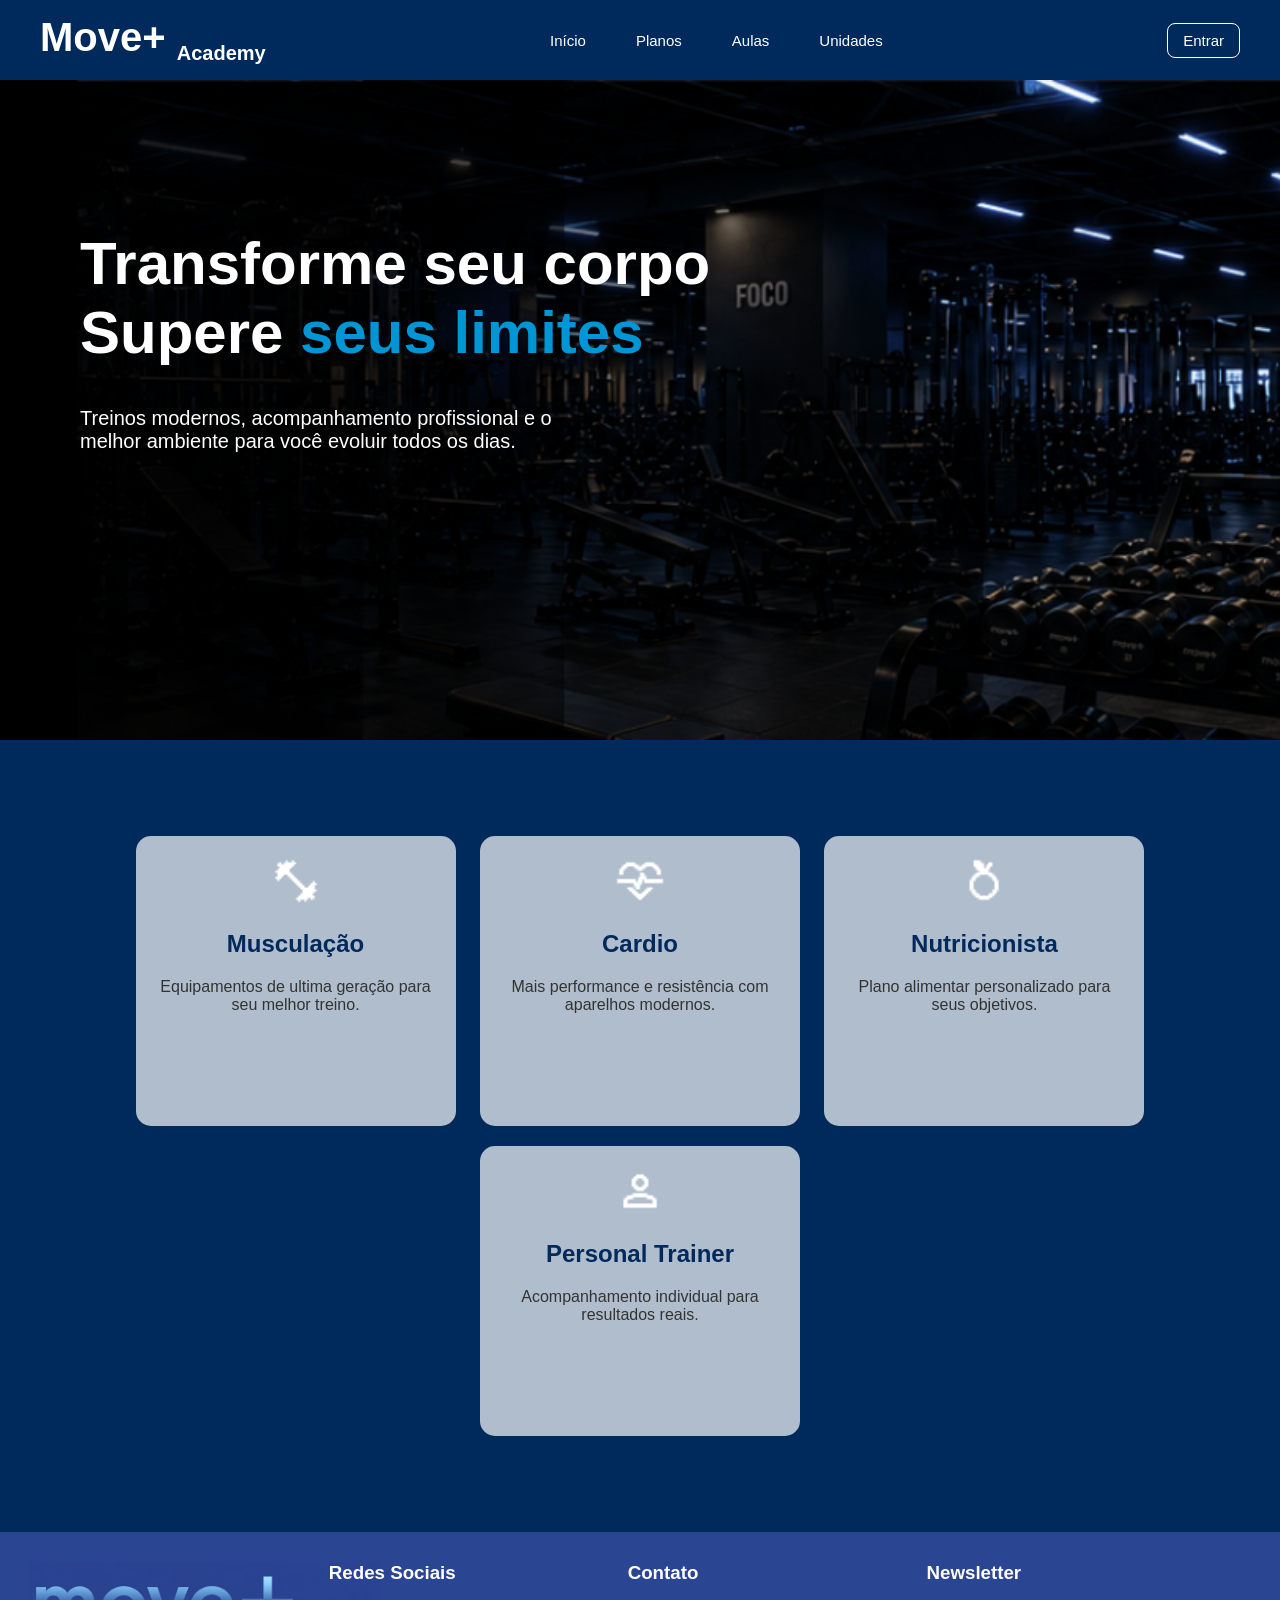
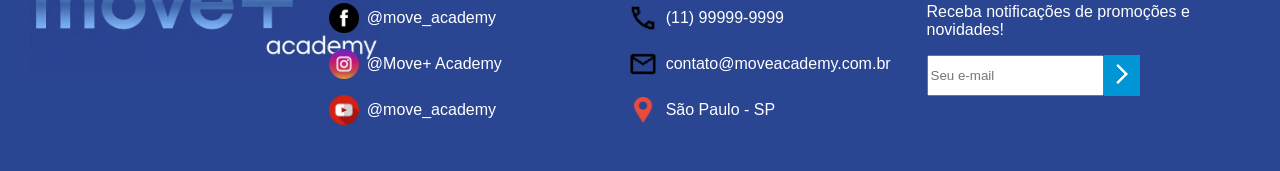
<file: index.html>
<!DOCTYPE html>
<html lang="pt-br">

<head>
    <meta charset="UTF-8">
    <meta name="viewport" content="width=device-width, initial-scale=1.0">
    <meta name="description" content="Conheça a Move+ Academy! Uma academia completa com infraestrutura moderna, treinos personalizados e professores prontos para acelerar os seus resultados. Na Move+ Academy você encontra o equilíbrio perfeito entre saúde e alta performance. Treinos inteligentes, modalidades variadas e uma comunidade ativa. Comece hoje!">
    <title>Página Inicial</title>
    <link rel="icon" type="image/png" sizes="32x32" href="img\+.png">
    <link rel="stylesheet" href="css/style.css">
    <link rel="manifest" href="./manifest.json">
    <meta name="theme-color" content="#00295C">
</head>

<body>

    <header>


        <div class="logo">
            Move+ <sub>Academy</sub>
        </div>


        <div class="Paginas">
            <a href="index.html">Início</a>
            <a href="planos.html">Planos</a>
            <a href="aulas.html">Aulas</a>
            <a href="unidades.html">Unidades</a>
        </div>


        <div class="Entrar">
            <a href="Tela_login.html">Entrar</a>
        </div>

    </header>
    <div class="painelPrincipal">
        <h1><br>
            Transforme seu corpo<br>
            Supere <strong>seus limites</strong>
        </h1>

        <p>
            Treinos modernos, acompanhamento profissional
            e o melhor ambiente para você evoluir todos os dias.
        </p>
    </div>
    <br><br>
    <div class="Conjunto_recursos">

        <div class="recursos">

            <img src="img/Peso.png" style="width: 50px;">
            <h2>Musculação</h2>
            <p>Equipamentos de ultima geração para seu melhor treino.</p>

        </div>

        <div class="recursos">

            <img src="img/Cardiopng.png" style="width: 50px;">
            <h2>Cardio</h2>
            <p>Mais performance e resistência com aparelhos modernos.</p>

        </div>

        <div class="recursos">

            <img src="img/Nutri.png" style="width: 50px;">
            <h2>Nutricionista</h2>
            <p>Plano alimentar personalizado para seus objetivos.</p>

        </div>

        <div class="recursos">

            <img src="img/Person.png" style="width: 50px;">
            <h2>Personal Trainer</h2>
            <p>Acompanhamento individual para resultados reais.</p>

        </div>
    </div>

    <br><br>

    <footer>

        <div class="coluna">
            <img src="img/move+ academy.png" width="350">
        </div>

        <div class="coluna">
            <h3>Redes Sociais</h3>
            <p><img src="img/facebook.png"> @move_academy</p>
            <p><img src="img/instagram.png"> @Move+ Academy</p>
            <p><img src="img/youtube.png"> @move_academy</p>
        </div>

        <div class="coluna">
            <h3>Contato</h3>
            <p><img src="img/telefone.png">(11) 99999-9999</p>
            <p><img src="img/email.png">contato@moveacademy.com.br</p>
            <p><img src="img/pino_de_localizacao.png">São Paulo - SP</p>
        </div>

        <div class="coluna">
            <h3>Newsletter</h3>

            <p>Receba notificações de promoções e novidades!</p>

            <div class="newsletter">
                <input class="email" type="email" id="emailNewsletter" placeholder="Seu e-mail">
                <button class="Enviar" id="btnNewsletter">
                    <img src="img/Seta_direita.png">
                </button>
            </div>

    </footer>

    <script src="js/script.js"></script>
    <script>
      if (typeof navigator.serviceWorker !== 'undefined') {
        navigator.serviceWorker.register('sw.js')
      }
    </script>

</body>

</html>
</file>
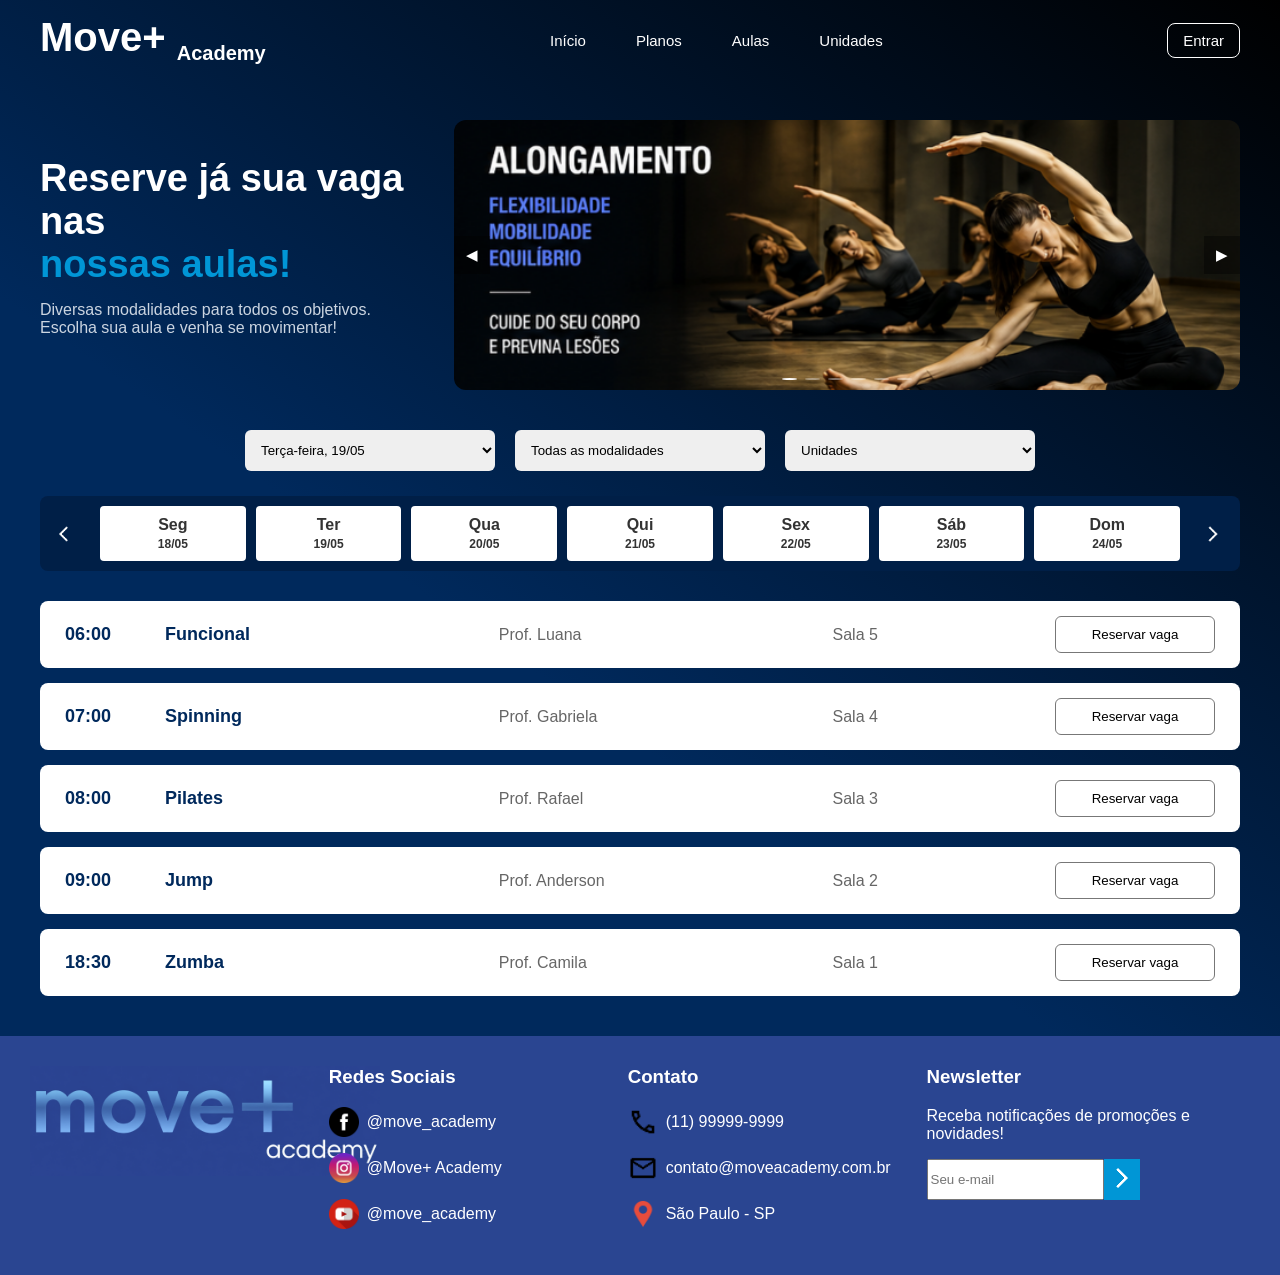
<file: aulas.html>
<!DOCTYPE html>
<html lang="pt-br">
<head>
    <meta charset="UTF-8">
    <meta name="viewport" content="width=device-width, initial-scale=1.0">
    <meta name="description" content="Conheça a Move+ Academy! Uma academia completa com infraestrutura moderna, treinos personalizados e professores prontos para acelerar os seus resultados. Na Move+ Academy você encontra o equilíbrio perfeito entre saúde e alta performance. Treinos inteligentes, modalidades variadas e uma comunidade ativa. Comece hoje!">
    <title>Página de aulas</title>
    <link rel="icon" type="image/png" sizes="32x32" href="img/+.png">
    <link rel="stylesheet" href="css/style.css">
    <link rel="manifest" href="./manifest.json">
    <meta name="theme-color" content="#00295C">
</head>
<body style="background: linear-gradient(35deg, rgba(0, 41, 92, 1) 45%, rgba(0, 0, 0, 1) 100%);">


    <header>
        <div class="logo">
            Move+ <sub>Academy</sub>
        </div>

        <div class="Paginas">
            <a href="index.html">Início</a>
            <a href="planos.html">Planos</a>
            <a href="aulas.html">Aulas</a>
            <a href="unidades.html">Unidades</a>
        </div>

        <div class="Entrar">
            <a href="Tela_login.html">Entrar</a>
        </div>
    </header>

    <main class="principal">

        <section class="banner">

            <div class="textoAulas">
                <h1>Reserve já sua vaga nas <br><span>nossas aulas!</span></h1>
                <p>Diversas modalidades para todos os objetivos.<br>Escolha sua aula e venha se movimentar!</p>
            </div>

           <div class="cardAula carrossel-container">

                <!-- Imagens do banner -->
                <div class="imagens-slide">
                    <img src="img/Alongamento.png" class="ativa" alt="Alongamento">
                    <img src="img/Funcional.png" alt="Funcional">
                    <img src="img/Zumba.png" alt="Zumba">
                    <img src="img/Spinning.png" alt="Spinning">
                    <img src="img/Body_pump.png" alt="Body Pump">
                    <img src="img/Jump.png" alt="Jump">
                </div>

                <!-- Botões -->
                <button class="botao-nav" id="prev" aria-label="Anterior">◀</button>
                <button class="botao-nav" id="next" aria-label="Próximo">▶</button>

                <!-- Indicadores -->
                <div class="indicadores" id="indicadores"></div>

            </div>

        </section>


        <section class="filtros">

            <div class="filtro">

                <div class="caixa">
                    <select>
                        <option>Terça-feira, 19/05</option>
                        <option>Quarta-feira, 20/05 </option>
                        <option>Quinta-feira, 21/05 </option>
                        <option>Sexta-feira, 22/05 </option>
                        <option>Sábado, 23/05 </option>
                        <option>Domingo, 24/05</option>
                    </select>
                </div>

                <div class="caixa">
                    <select>
                        <option>Todas as modalidades</option>
                        <option>Alongamento</option>
                        <option>Body Pump</option>
                        <option>Funcional</option>
                        <option>Jump</option>
                        <option>Spinning</option>
                        <option>Zumba</option>
                    </select>
                </div>

                <div class="caixa">
                    <select>
                        <option>Unidades</option>
                        <option>Unidade Vila Mariana</option>
                        <option>Unidade Vitória</option>
                        <option>Unidade Centro</option>
                        <option>Unidade Batel</option>
                        <option>Unidade Copacabana</option>
                        <option>Unidade Alphaville</option>
                        <option>Unidade Zona Sul</option>
                        <option>Unidade Paulista</option>
                    </select>
                </div>

            </div>

        </section>

        <section class="dias">

            <button class="setaE"></button>

            <div class="listaDias">

                <div class="dia">
                    <span>Seg</span>
                    <span class="data">18/05</span>
                </div>

                <div class="dia">
                    <span>Ter</span>
                    <span class="data">19/05</span>
                </div>

                <div class="dia">
                    <span>Qua</span>
                    <span class="data">20/05</span>
                </div>

                <div class="dia">
                    <span>Qui</span>
                    <span class="data">21/05</span>
                </div>

                <div class="dia">
                    <span>Sex</span>
                    <span class="data">22/05</span>
                </div>

                <div class="dia">
                    <span>Sáb</span>
                    <span class="data">23/05</span>
                </div>

                <div class="dia">
                    <span>Dom</span>
                    <span class="data">24/05</span>
                </div>

            </div>

            <button class="setaD"></button>

        </section>

        <section class="horarios">

            <div class="aula">
                <div class="hora">06:00</div>
                <div class="nomeAula">Funcional</div>
                <div class="professor">Prof. Luana</div>
                <div class="local">Sala 5</div>
                <div class="acao">
                    <button class="reservar" onclick="verificarLoginEAgendar('Funcional','06:00')">
                        Reservar vaga
                    </button>
                </div>
            </div>

            <div class="aula">
                <div class="hora">07:00</div>
                <div class="nomeAula">Spinning</div>
                <div class="professor">Prof. Gabriela</div>
                <div class="local">Sala 4</div>
                <div class="acao">
                    <button class="reservar" onclick="verificarLoginEAgendar('Spinning','07:00')">
                        Reservar vaga
                    </button>
                </div>
            </div>

            <div class="aula">
                <div class="hora">08:00</div>
                <div class="nomeAula">Pilates</div>
                <div class="professor">Prof. Rafael</div>
                <div class="local">Sala 3</div>
                <div class="acao">
                    <button class="reservar" onclick="verificarLoginEAgendar('Pilates','08:00')">
                        Reservar vaga
                    </button>
                </div>
            </div>

            <div class="aula">
                <div class="hora">09:00</div>
                <div class="nomeAula">Jump</div>
                <div class="professor">Prof. Anderson</div>
                <div class="local">Sala 2</div>
                <div class="acao">
                    <button class="reservar" onclick="verificarLoginEAgendar('Jump','09:00')">
                        Reservar vaga
                    </button>
                </div>
            </div>

            <div class="aula">
                <div class="hora">18:30</div>
                <div class="nomeAula">Zumba</div>
                <div class="professor">Prof. Camila</div>
                <div class="local">Sala 1</div>
                <div class="acao">
                    <button class="reservar" onclick="verificarLoginEAgendar('Zumba','18:30')">
                        Reservar vaga
                    </button>
                </div>
            </div>

        </section>

    </main>

    <footer>

        <div class="coluna">
            <img src="img/move+ academy.png" width="350">
        </div>

        <div class="coluna">
            <h3>Redes Sociais</h3>
            <p><img src="img/facebook.png"> @move_academy</p>
            <p><img src="img/instagram.png"> @Move+ Academy</p>
            <p><img src="img/youtube.png"> @move_academy</p>
        </div>

        <div class="coluna">
            <h3>Contato</h3>
            <p><img src="img/telefone.png">(11) 99999-9999</p>
            <p><img src="img/email.png">contato@moveacademy.com.br</p>
            <p><img src="img/pino_de_localizacao.png">São Paulo - SP</p>
        </div>

        <div class="coluna">
            <h3>Newsletter</h3>

            <p>Receba notificações de promoções e novidades!</p>

            <div class="newsletter">
                <input class="email" type="email" id="emailNewsletter" placeholder="Seu e-mail">
                <button class="Enviar" id="btnNewsletter">
                    <img src="img/Seta_direita.png">
                </button>
            </div>

    </footer>

    <script src="js/script.js"></script>
</body>

</html>
</file>
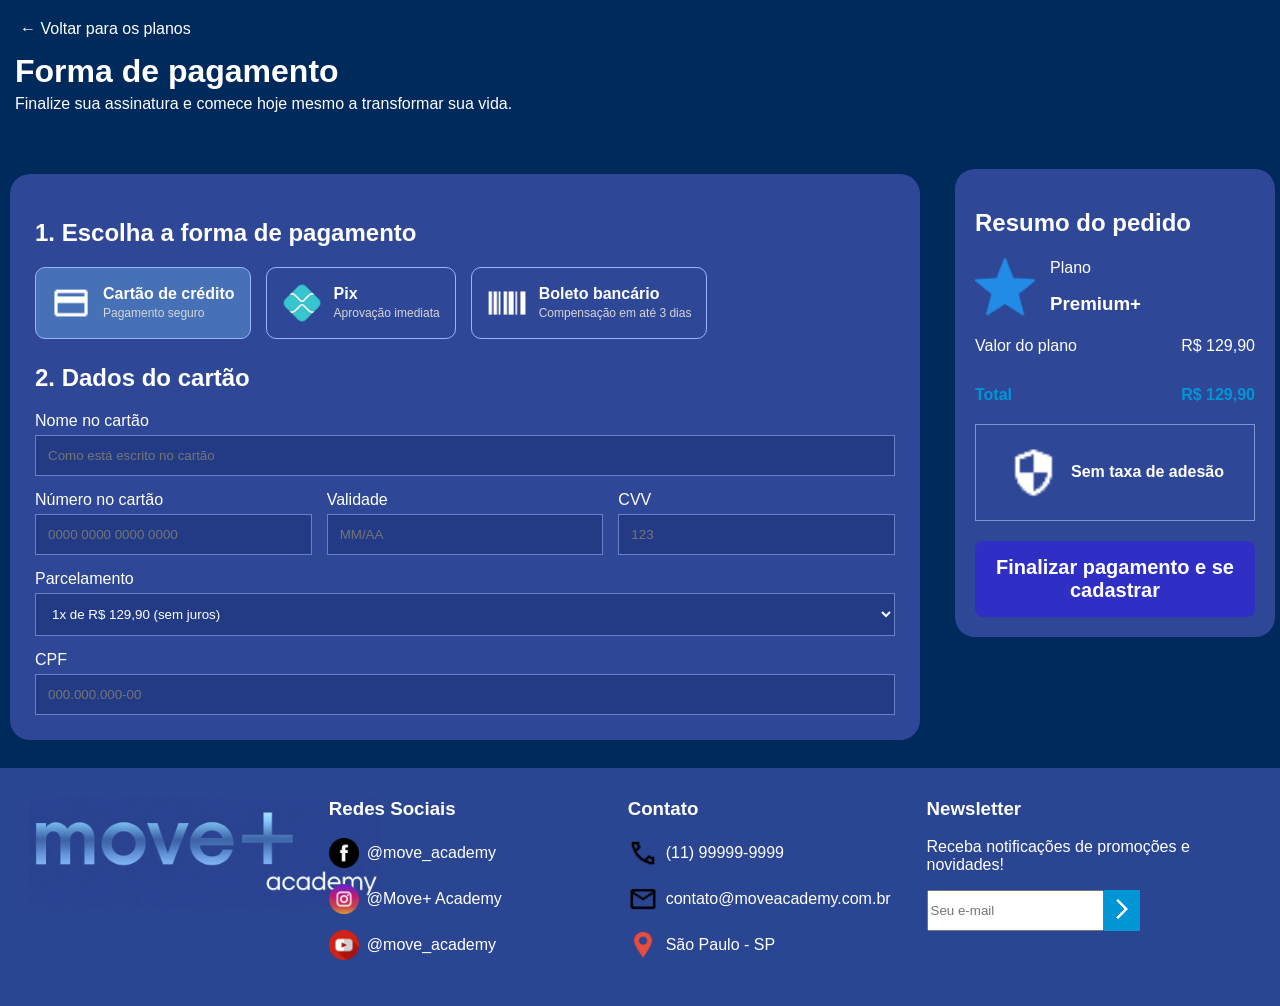
<file: pagamento.html>
<!DOCTYPE html>
<html lang="pt-br">

<head>
    <meta charset="UTF-8">
    <meta name="viewport" content="width=device-width, initial-scale=1.0">
    <meta name="description"
        content="Conheça a Move+ Academy! Uma academia completa com infraestrutura moderna, treinos personalizados e professores prontos para acelerar os seus resultados. Na Move+ Academy você encontra o equilíbrio perfeito entre saúde e alta performance. Treinos inteligentes, modalidades variadas e uma comunidade ativa. Comece hoje!">
    <title>Página de pagamento</title>
    <link rel="icon" type="image/png" sizes="32x32" href="img/+.png">
    <link rel="stylesheet" href="css/style.css">
    <link rel="manifest" href="./manifest.json">
    <meta name="theme-color" content="#00295C">
</head>

<body>

    <a href="planos.html" class="Voltar">
        ← Voltar para os planos
    </a>
    <br>

    <div class="PagamentoTitulo">
        <h1>Forma de pagamento</h1>
        <p>Finalize sua assinatura e comece hoje mesmo a transformar sua vida.</p>
    </div>

    <div class="PagamentoArea">

        <!-- LADO ESQUERDO -->
        <div class="PagamentoForm">

            <h2>1. Escolha a forma de pagamento</h2>

            <div class="MetodosPagamento">

                <div class="Metodo ativo" onclick="mostrarPagamento('cartao', this)">
                    <img src="img/Cartao.png" alt="Cartão">
                    <div class="InfoMetodo">
                        <span>Cartão de crédito</span>
                        <p>Pagamento seguro</p>
                    </div>
                </div>

                <div class="Metodo" onclick="mostrarPagamento('pix', this)">
                    <img src="img/Pix.png" alt="Pix">
                    <div class="InfoMetodo">
                        <span>Pix</span>
                        <p>Aprovação imediata</p>
                    </div>
                </div>

                <div class="Metodo" onclick="mostrarPagamento('boleto', this)">
                    <img src="img/Boleto.png" alt="Boleto">
                    <div class="InfoMetodo">
                        <span>Boleto bancário</span>
                        <p>Compensação em até 3 dias</p>
                    </div>
                </div>

            </div>

            <!-- OPÇÃO 1: CARTÃO DE CRÉDITO -->
            <div id="formCartao" class="conteudoPagamento">
                <h2>2. Dados do cartão</h2>

                <label>Nome no cartão</label>
                <input type="text" placeholder="Como está escrito no cartão">

                <div class="LinhaInputs">
                    <div>
                        <label>Número no cartão</label>
                        <input type="text" placeholder="0000 0000 0000 0000">
                    </div>

                    <div>
                        <label>Validade</label>
                        <input type="text" placeholder="MM/AA">
                    </div>

                    <div>
                        <label>CVV</label>
                        <input type="text" placeholder="123">
                    </div>
                </div>

                <label>Parcelamento</label>
                <select>
                    <option>1x de R$ 129,90 (sem juros)</option>
                    <option>2x de R$ 64,95 (sem juros)</option>
                    <option>3x de R$ 43,30 (sem juros)</option>
                    <option>4x de R$ 35,90 (com juros)</option>
                    <option>5x de R$ 29,90 (com juros)</option>
                    <option>6x de R$ 25,90 (com juros)</option>
                    <option>7x de R$ 22,90 (com juros)</option>
                    <option>8x de R$ 20,90 (com juros)</option>
                    <option>9x de R$ 19,90 (com juros)</option>
                    <option>10x de R$ 17,90 (com juros)</option>
                </select>

                <label>CPF</label>
                <input type="text" placeholder="000.000.000-00">
            </div>

            <!-- OPÇÃO 2: PIX -->
            <div id="formPix" class="conteudoPagamento" style="display: none;">
                <h2>2. Pagamento via Pix</h2>
                <p>Escaneie o QR code abaixo com o app do seu banco ou copie o código Pix</p>

                <div class="ContainerPix">
                    <img src="img/qr.png" alt="QR Code Pix" class="QrCodeImg">

                    <div class="InstrucoesPix">
                        <div class="PassoPix">
                            <span class="NumeroPasso">1</span>
                            <p>Abra o app do seu banco e escolha a opção de pix</p>
                        </div>
                        <div class="PassoPix">
                            <span class="NumeroPasso">2</span>
                            <p>Escaneie o QR code ou copie e cole o código Pix</p>
                        </div>
                        <div class="PassoPix">
                            <span class="NumeroPasso">3</span>
                            <p>Efetue seu pagamento e pronto!</p>
                        </div>
                    </div>
                </div>

                <label>Código Pix (Copia e cola)</label>
                <div class="LinhaCopiaCola">
                    <input type="text" id="codigoPix"
                        value="00020126580014br.gov.bcb.pix0136123e4567-e89b-12d3-a456-4266141740005204000053039865405129.905802BR5913Move Academy6009Sao Paulo62070503***6304E2CA"
                        readonly>
                    <button type="button" onclick="copiarPix()">Copiar código</button>
                </div>
            </div>

            <!-- OPÇÃO 3: BOLETO -->
            <!-- OPÇÃO 3: BOLETO -->
            <div id="formBoleto" class="conteudoPagamento" style="display: none;">
                <h2>2. Pagamento com Boleto</h2>
                <p>Clique no botão para gerar o boleto e código de barras para pagar!</p>

                <div class="BoxBoleto">
                    <div class="IconeBoleto">
                        <img src="img/Boleto.png" alt="Ícone Boleto">
                    </div>
                    <button type="button" class="BtnGerarBoleto" onclick="gerarBoleto()">Gerar boleto bancário</button>
                </div>

                <div class="AlertaInformativo">
                    <div class="IconeInfo">i</div>
                    <div class="TextoInfo">
                        <strong>O pagamento será identificado em até 3 dias úteis</strong>
                        <p>Após o pagamento e cadastro efetuados, sua assinatura será ativada automaticamente</p>
                    </div>
                </div>
            </div>

        </div>

        <!-- LADO DIREITO (RESUMO) -->
        <div class="ResumoPedido">
            <h2>Resumo do pedido</h2>

            <div class="PlanoResumo">
                <img id="resumoImg" src="img/PlanoPremium+.png" width="60" alt="Selo do Plano">
                <div>
                    <p>Plano</p>
                    <h3 id="resumoNome">Premium+</h3>
                </div>
            </div>

            <div class="Valores">
                <p>Valor do plano</p>
                <p id="resumoValor">R$ 129,90</p>
            </div>

            <div class="Valores">
                <strong>Total</strong>
                <strong id="resumoTotal">R$ 129,90</strong>
            </div>

            <div class="SemTaxa">
                <img src="img/Adesao.png" width="55" alt="Sem taxa de adesão">
                <span>Sem taxa de adesão</span>
            </div>

            <button class="Finalizar" onclick="finalizarPagamento()">
                <a href="Tela_cadastro.htm">
                    Finalizar pagamento e se cadastrar
                </a>
            </button>
        </div>

    </div>
    <br>

    <footer>
        <div class="coluna">
            <img src="img/move+ academy.png" width="350" alt="Move+ Academy">
        </div>

        <div class="coluna">
            <h3>Redes Sociais</h3>
            <p><img src="img/facebook.png" alt="Facebook"> @move_academy</p>
            <p><img src="img/instagram.png" alt="Instagram"> @Move+ Academy</p>
            <p><img src="img/youtube.png" alt="YouTube"> @move_academy</p>
        </div>

        <div class="coluna">
            <h3>Contato</h3>
            <p><img src="img/telefone.png" alt="Telefone">(11) 99999-9999</p>
            <p><img src="img/email.png" alt="E-mail">contato@moveacademy.com.br</p>
            <p><img src="img/pino_de_localizacao.png" alt="Localização">São Paulo - SP</p>
        </div>

        <div class="coluna">
            <h3>Newsletter</h3>
            <p>Receba notificações de promoções e novidades!</p>

            <div class="newsletter">
                <input class="email" type="email" id="emailNewsletter" placeholder="Seu e-mail">
                <button class="Enviar" id="btnNewsletter">
                    <img src="img/Seta_direita.png" alt="Enviar">
                </button>
            </div>
        </div>
    </footer>

    <script src="js/script.js"></script>

</body>

</html>
</file>
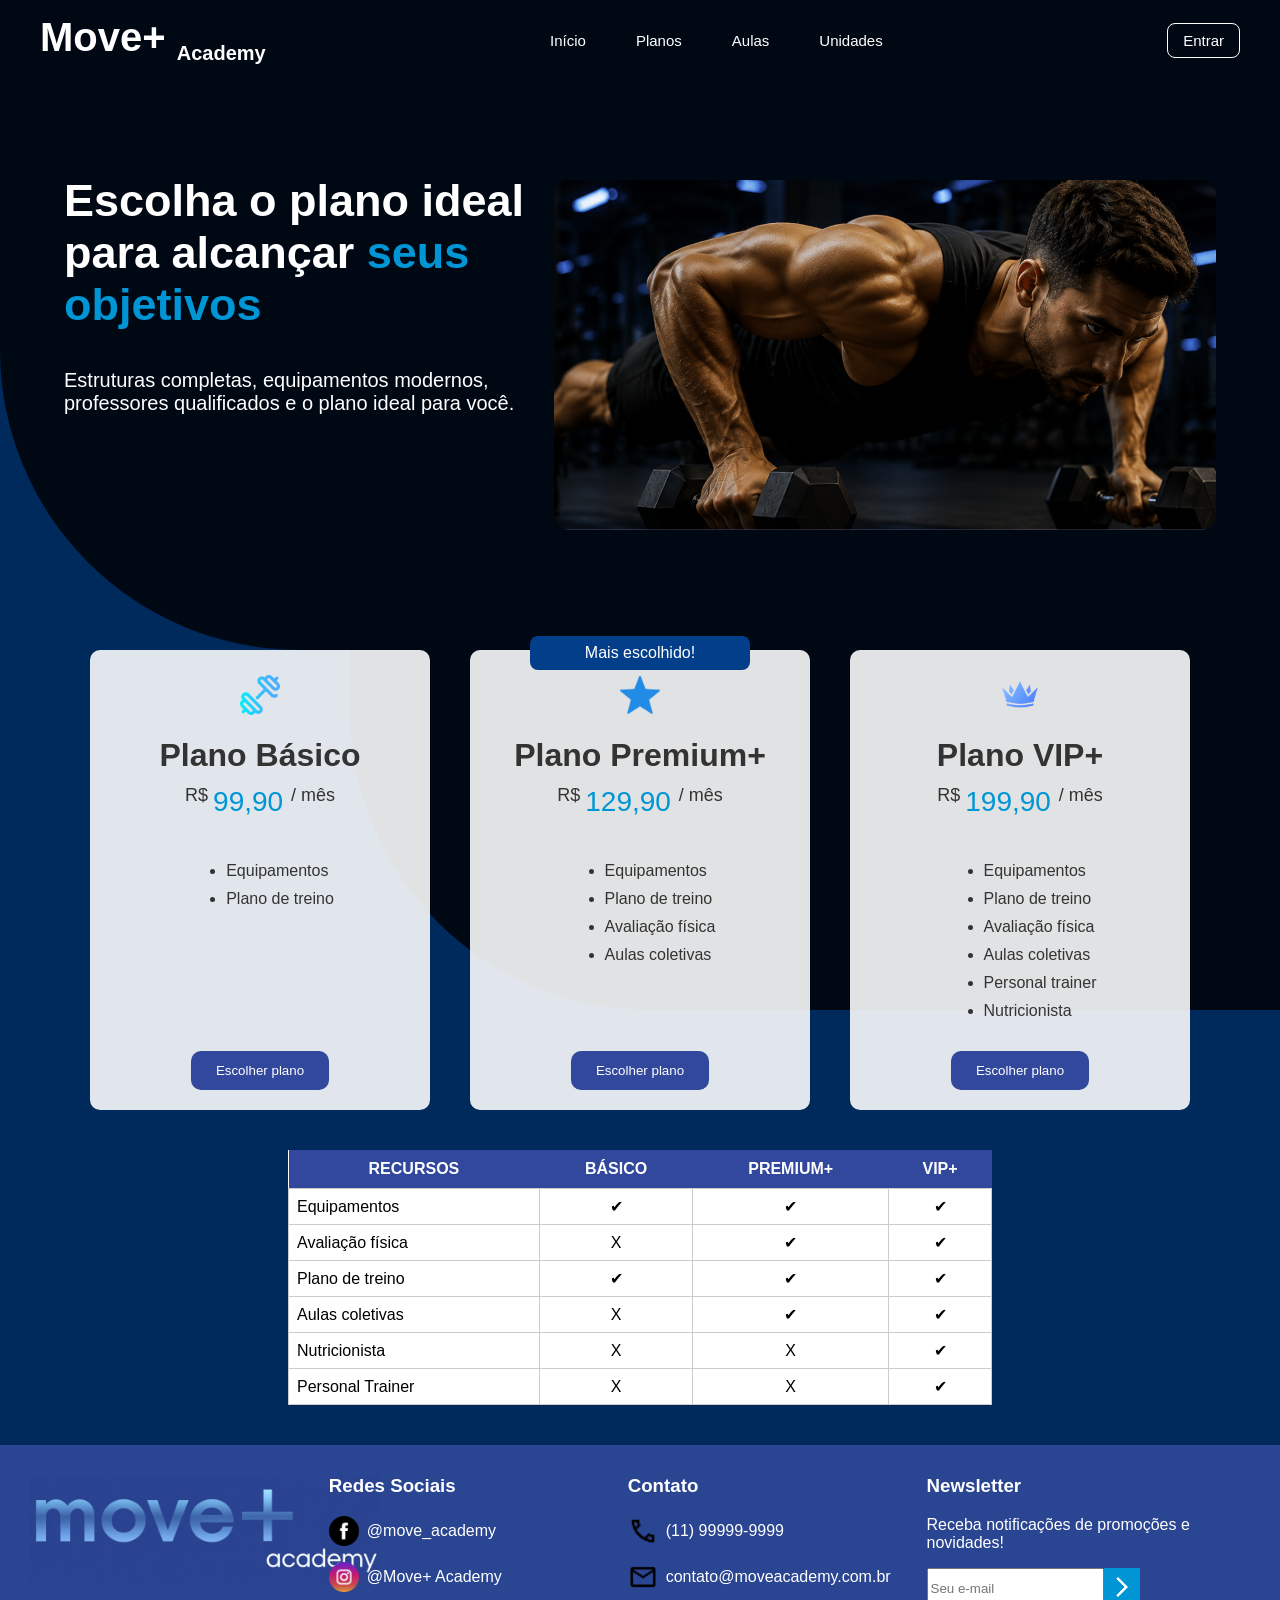
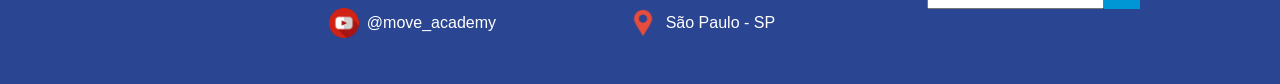
<file: planos.html>
<!DOCTYPE html>
<html lang="pt-br">

<head>
    <meta charset="UTF-8">
    <meta name="viewport" content="width=device-width, initial-scale=1.0">
    <meta name="description"
        content="Conheça a Move+ Academy! Uma academia completa com infraestrutura moderna, treinos personalizados e professores prontos para acelerar os seus resultados. Na Move+ Academy você encontra o equilíbrio perfeito entre saúde e alta performance. Treinos inteligentes, modalidades variadas e uma comunidade ativa. Comece hoje!">
    <title>Página de planos</title>
    <link rel="icon" type="image/png" sizes="32x32" href="img/+.png">
    <link rel="stylesheet" href="css/style.css">
    <link rel="manifest" href="./manifest.json">
    <meta name="theme-color" content="#00295C">
</head>

<body>

    <div class="FundoPlanosTopo">

        <header>

            <div class="logo">
                Move+ <sub>Academy</sub>
            </div>

            <div class="Paginas">
                <a href="index.html">Início</a>
                <a href="planos.html">Planos</a>
                <a href="aulas.html">Aulas</a>
                <a href="unidades.html">Unidades</a>
            </div>

            <div class="Entrar">
                <a href="Tela_login.html">Entrar</a>
            </div>

        </header>

        <section class="TopoPlanos">

            <div class="planosTitulo">

                <h1>
                    Escolha o plano ideal para alcançar
                    <strong>seus objetivos</strong>
                </h1>

                <p>
                    Estruturas completas, equipamentos modernos,
                    professores qualificados e o plano ideal para você.
                </p>

            </div>

            <div class="imagemPlano"></div>

        </section>

    </div>

    <div class="FundoPlanosBaixo" style="width: 100%;">
    </div>
    <section class="cards">

        <!-- Card Plano Básico -->
        <div class="card">
            <div class="seloB" alt="Plano Básico" style="background-image: url('img/PlanoBasico.png');"></div>
            <h2>Plano Básico</h2>
            <p class="preco"><sup><span> R$ </span></sup> 99,90 <sup><span>/ mês</span></sup></p>
            <ul>
                <li>Equipamentos</li>
                <li>Plano de treino</li>
            </ul>
            <button><a href="pagamento.html?plano=basico">Escolher plano</a></button>
        </div>

        <!-- Card Plano Premium+ -->
        <div class="card premium">
            <div class="faixa">Mais escolhido!</div>
            <div class="seloP" alt="Plano Premim+" style="background-image: url('img/PlanoPremium+.png');"></div>
            <h2>Plano Premium+</h2>
            <p class="preco"><sup><span> R$ </span></sup> 129,90 <sup><span>/ mês</span></sup></p>
            <ul>
                <li>Equipamentos</li>
                <li>Plano de treino</li>
                <li>Avaliação física</li>
                <li>Aulas coletivas</li>
            </ul>
            <button><a href="pagamento.html?plano=premium">Escolher plano</a></button>
        </div>

        <!-- Card Plano VIP+ -->
        <div class="card">
            <div class="seloV" alt="Plano VIP+" style="background-image: url('img/PlanoVIP+.png');"></div>
            <h2>Plano VIP+</h2>
            <p class="preco"><sup><span> R$ </span></sup> 199,90 <sup><span>/ mês</span></sup></p>
            <ul>
                <li>Equipamentos</li>
                <li>Plano de treino</li>
                <li>Avaliação física</li>
                <li>Aulas coletivas</li>
                <li>Personal trainer</li>
                <li>Nutricionista</li>
            </ul>
            <button><a href="pagamento.html?plano=vip">Escolher plano</a></button>
        </div>

    </section>

    <section class="TabelaPlanos">

        <table>
            <tr>
                <th>RECURSOS</th>
                <th>BÁSICO</th>
                <th>PREMIUM+</th>
                <th>VIP+</th>
            </tr>

            <tr>
                <td>Equipamentos</td>
                <td>✔</td>
                <td>✔</td>
                <td>✔</td>
            </tr>

            <tr>
                <td>Avaliação física</td>
                <td>X</td>
                <td>✔</td>
                <td>✔</td>
            </tr>

            <tr>
                <td>Plano de treino</td>
                <td>✔</td>
                <td>✔</td>
                <td>✔</td>
            </tr>

            <tr>
                <td>Aulas coletivas</td>
                <td>X</td>
                <td>✔</td>
                <td>✔</td>
            </tr>

            <tr>
                <td>Nutricionista</td>
                <td>X</td>
                <td>X</td>
                <td>✔</td>
            </tr>

            <tr>
                <td>Personal Trainer</td>
                <td>X</td>
                <td>X</td>
                <td>✔</td>
            </tr>

        </table>

    </section>

    <footer>

        <div class="coluna">
            <img src="img/move+ academy.png" width="350">
        </div>

        <div class="coluna">
            <h3>Redes Sociais</h3>
            <p><img src="img/facebook.png"> @move_academy</p>
            <p><img src="img/instagram.png"> @Move+ Academy</p>
            <p><img src="img/youtube.png"> @move_academy</p>
        </div>

        <div class="coluna">
            <h3>Contato</h3>
            <p><img src="img/telefone.png">(11) 99999-9999</p>
            <p><img src="img/email.png">contato@moveacademy.com.br</p>
            <p><img src="img/pino_de_localizacao.png">São Paulo - SP</p>
        </div>

        <div class="coluna">
            <h3>Newsletter</h3>

            <p>Receba notificações de promoções e novidades!</p>

            <div class="newsletter">
                <input class="email" type="email" id="emailNewsletter" placeholder="Seu e-mail">
                <button class="Enviar" id="btnNewsletter">
                    <img src="img/Seta_direita.png">
                </button>
            </div>
        </div>

    </footer>

    <script src="js/script.js"></script>

</body>

</html>
</file>
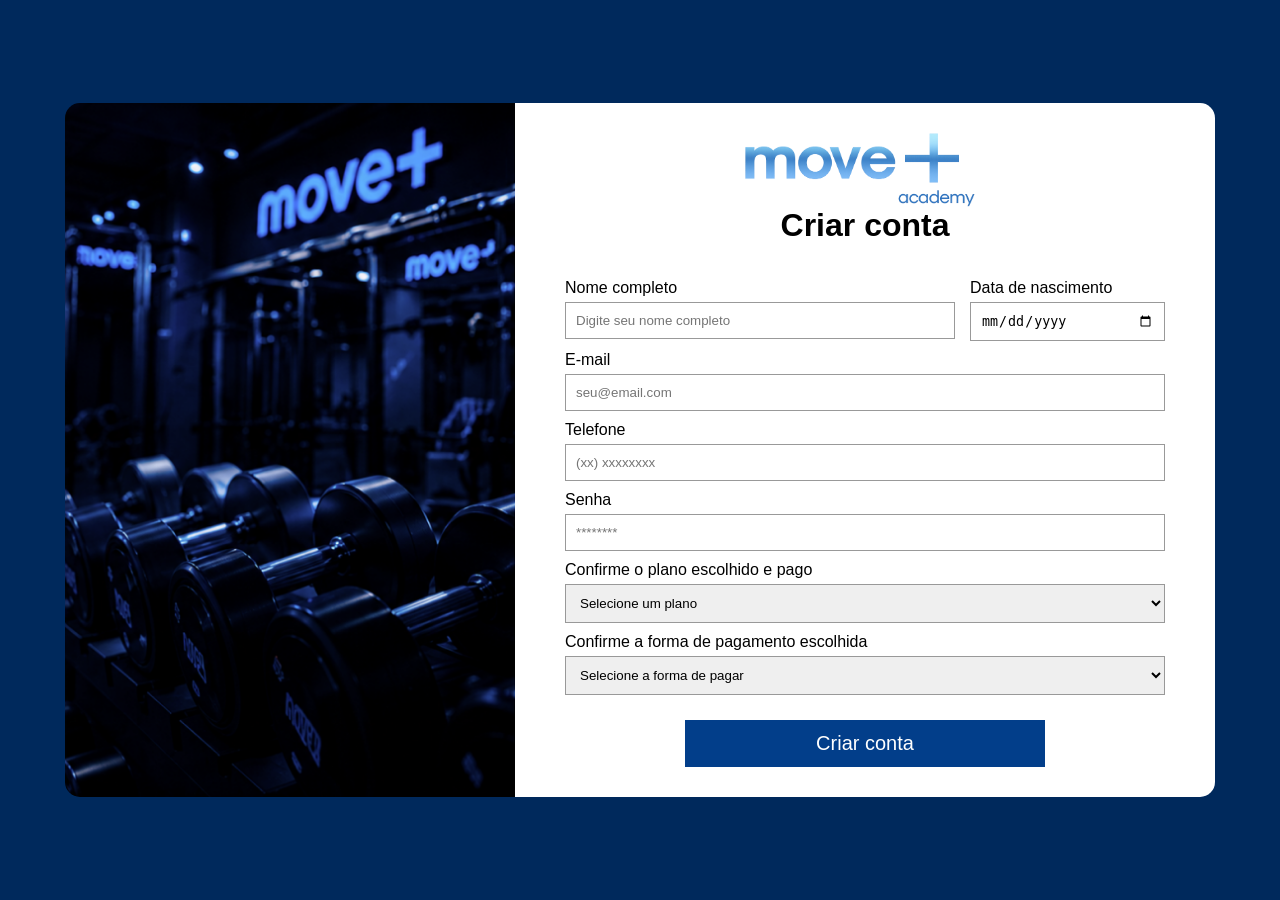
<file: Tela_cadastro.htm>
<!DOCTYPE html>
<html lang="pt-br">

<head>
    <meta charset="UTF-8">
    <meta name="viewport" content="width=device-width, initial-scale=1.0">
    <meta name="description" content="Conheça a Move+ Academy! Uma academia completa com infraestrutura moderna, treinos personalizados e professores prontos para acelerar os seus resultados. Na Move+ Academy você encontra o equilíbrio perfeito entre saúde e alta performance. Treinos inteligentes, modalidades variadas e uma comunidade ativa. Comece hoje!">
    <title>Página de cadastro</title>
    <link rel="icon" type="image/png" sizes="32x32" href="img\+.png">
    <link rel="stylesheet" href="css/style.css">
    <link rel="manifest" href="./manifest.json">
    <meta name="theme-color" content="#00295C">
</head>

<body class="PaginaCadastro">
    <div class="BoxCadastro">
        <div class="FotoCadastro"></div>

        <div class="Cadastro">

            <img src="img/move+ academyBranca.png" class="CadastroLogo">

            <h1>Criar conta</h1>

            <div class="Linha">

                <div class="CampoNome">
                    <label>Nome completo</label>
                    <input type="text" id="nome" placeholder="Digite seu nome completo">
                </div>

                <div class="CampoData">
                    <label>Data de nascimento</label>
                    <input type="date">
                </div>

            </div>

            <label>E-mail</label>
            <input type="email" id="email" placeholder="seu@email.com">

            <label>Telefone</label>
            <input type="tel" id="telefone" placeholder="(xx) xxxxxxxx">

            <label>Senha</label>
            <input type="password" id="senha" placeholder="********">

            <label>Confirme o plano escolhido e pago</label>
            <select>
                <option>Selecione um plano</option>
                <option>Básico</option>
                <option>Premium+</option>
                <option>VIP+</option>
            </select>

            <label>Confirme a forma de pagamento escolhida</label>
            <select>
                <option>Selecione a forma de pagar</option>
                <option>PIX</option>
                <option>Cartão</option>
                <option>Boleto</option>
            </select>

            <button onclick="cadastrar()">Criar conta</button>

        </div>
    </div>

    <script src="js/script.js"></script>
</body>

</html>
</file>
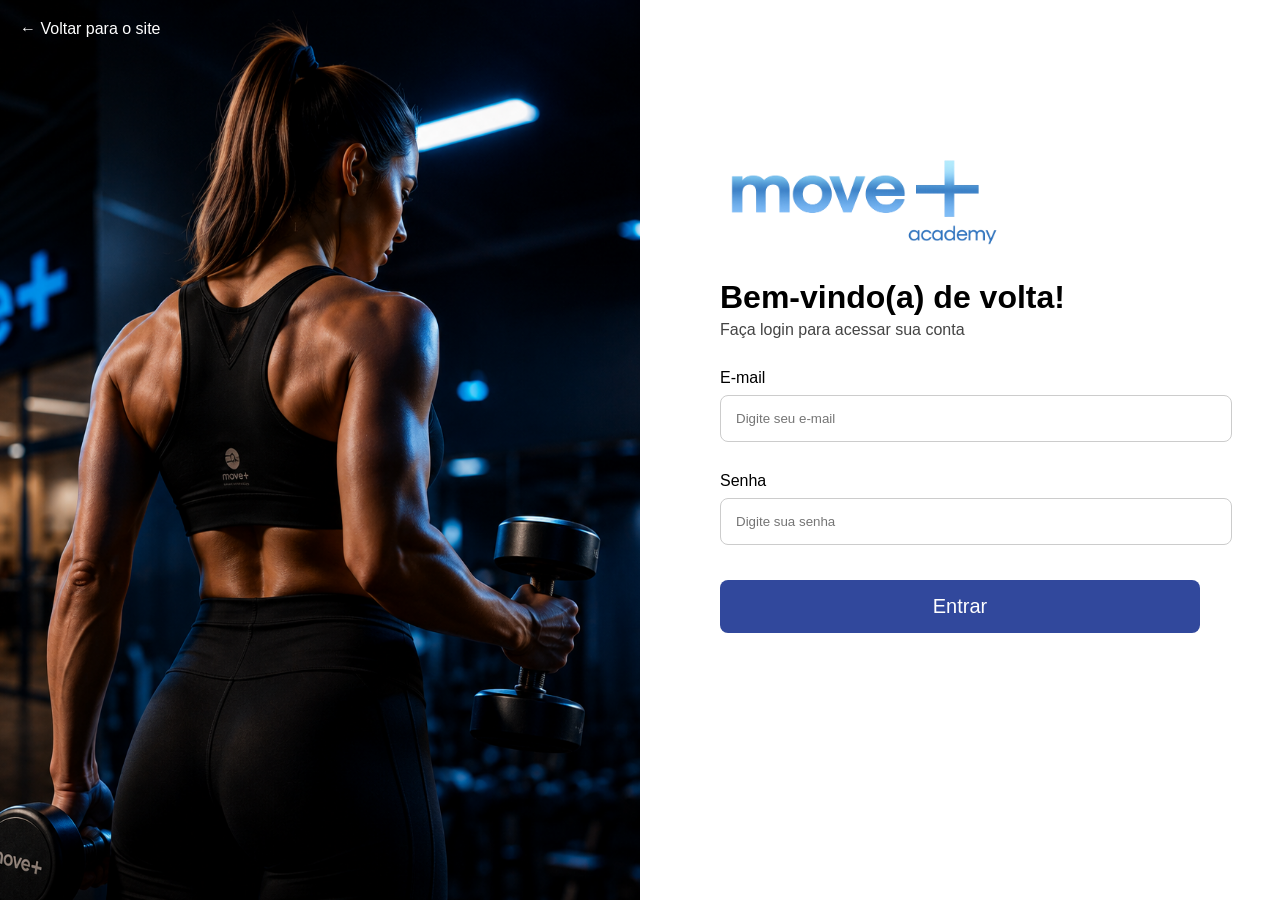
<file: Tela_login.html>
<!DOCTYPE html>
<html lang="pt-br">

<head>
    <meta charset="UTF-8">
    <meta name="viewport" content="width=device-width, initial-scale=1.0">
    <meta name="description"
        content="Conheça a Move+ Academy! Uma academia completa com infraestrutura moderna, treinos personalizados e professores prontos para acelerar os seus resultados. Na Move+ Academy você encontra o equilíbrio perfeito entre saúde e alta performance. Treinos inteligentes, modalidades variadas e uma comunidade ativa. Comece hoje!">
    <title>Página de login</title>
    <link rel="icon" type="image/png" sizes="32x32" href="img\+.png">
    <link rel="stylesheet" href="css/style.css">
    <link rel="manifest" href="./manifest.json">
    <meta name="theme-color" content="#00295C">
</head>

<body class="PaginaLogin">

    <div class="FotoLogin">

        <a href="index.html" class="Voltar">
            ← Voltar para o site
        </a>

    </div>

    <div class="Login">

        <img src="img/move+ academyBranca.png" class="LoginLogo">

        <h1>Bem-vindo(a) de volta!</h1>

        <p>Faça login para acessar sua conta</p>

        <label>E-mail</label>
        <input type="email" id="emailLogin" placeholder="Digite seu e-mail">

        <label>Senha</label>
        <input type="password" id="senhaLogin" placeholder="Digite sua senha">

        <button onclick="login()">Entrar</button>

    </div>

    <script src="js/script.js"></script>
</body>

</html>
</file>
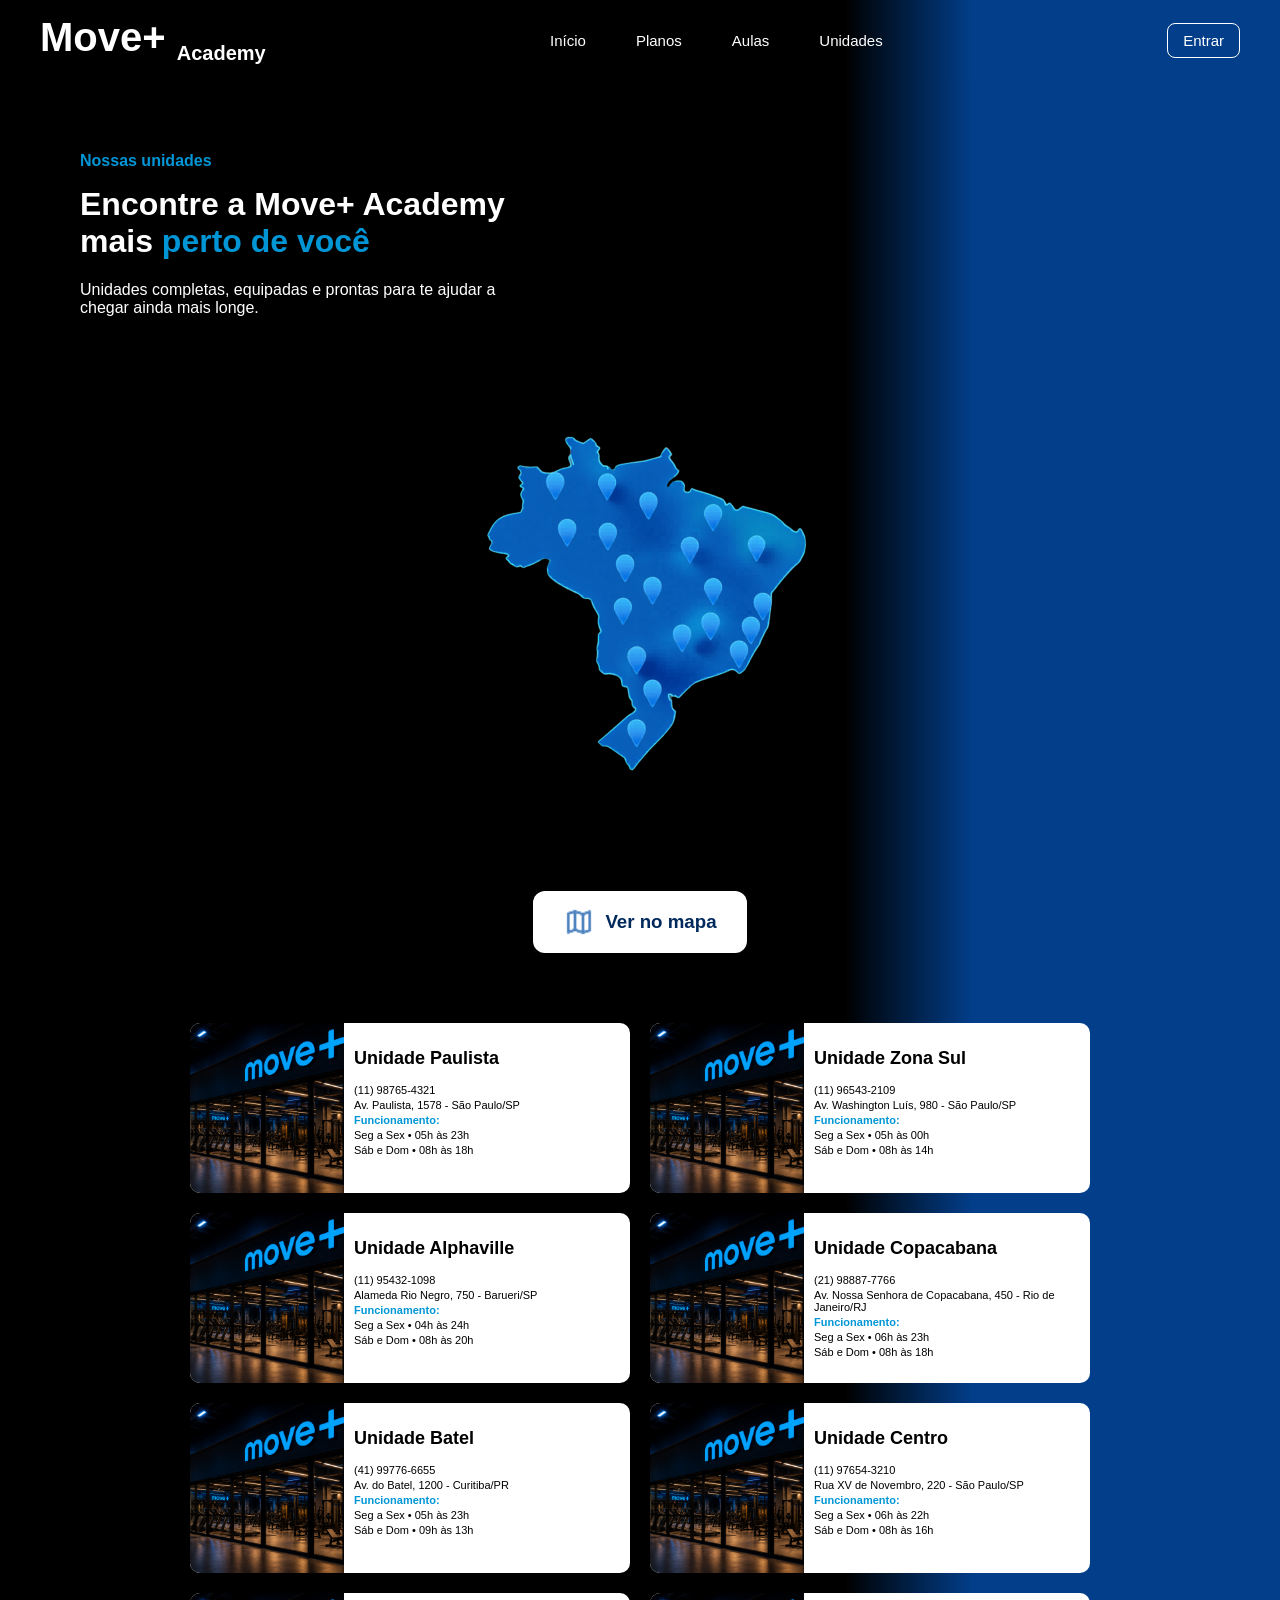
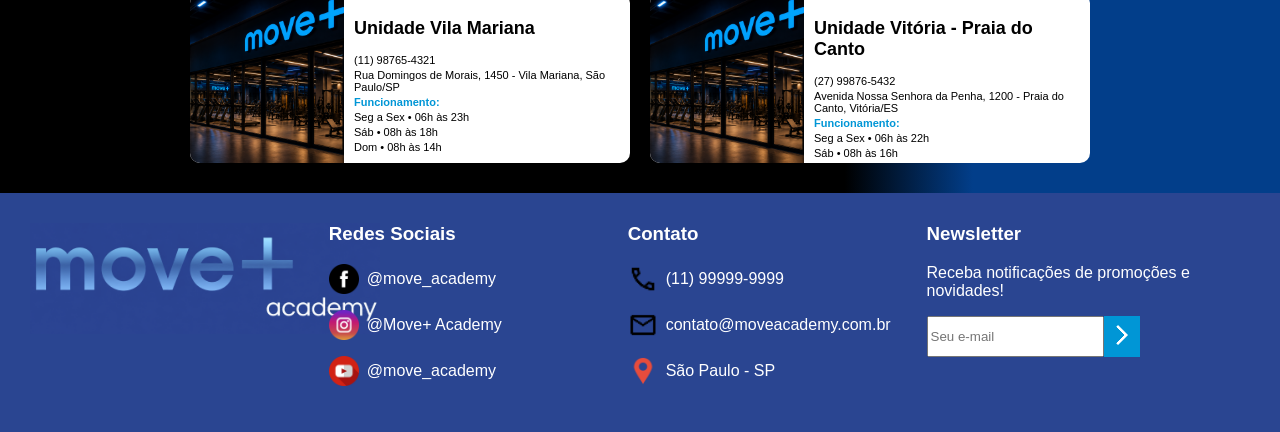
<file: unidades.html>
<!DOCTYPE html>
<html lang="pt-br">
<head>
    <meta charset="UTF-8">
    <meta name="viewport" content="width=device-width, initial-scale=1.0">
    <meta name="description"
        content="Conheça a Move+ Academy! Uma academia completa com infraestrutura moderna, treinos personalizados e professores prontos para acelerar os seus resultados.">
    <title>Página de unidades</title>
    <link rel="icon" type="image/png" sizes="32x32" href="img/+.png">
    <link rel="stylesheet" href="css/style.css">
    <link rel="manifest" href="./manifest.json">
    <meta name="theme-color" content="#00295C">
</head>
<body class="UniFundo">

    <header class="UniFundo">

        <div class="logo">
            Move+ <sub>Academy</sub>
        </div>

        <div class="Paginas">
            <a href="index.html">Início</a>
            <a href="planos.html">Planos</a>
            <a href="aulas.html">Aulas</a>
            <a href="unidades.html">Unidades</a>
        </div>

        <div class="Entrar">
            <a href="Tela_login.html">Entrar</a>
        </div>

    </header>

    <br><br><br><br>

    <div class="UniTitulo">
        <p><strong>Nossas unidades</strong></p>

        <h1>
            Encontre a Move+ Academy mais
            <strong> perto de você</strong>
        </h1>

        <p>
            Unidades completas, equipadas e prontas para te ajudar
            a chegar ainda mais longe.
        </p>
    </div>

    <div class="UniFundoImg"></div>

    <br><br>

    <div class="UniTopo">

        <div class="UniMapa"><a href="https://maps.google.com"><img src="img/mapaUni.png">
                <h3>Ver no mapa</h3>
            </a>
        </div>

    </div>

    <div class="ListaUnidades">

        <div class="UniLocal">
            <a
                href="https://www.google.com/maps/place/Av.+Paulista,+1578+-+Bela+Vista,+S%C3%A3o+Paulo+-+SP,+01310-200/@-23.5614647,-46.6585299,17z/data=!3m1!4b1!4m6!3m5!1s0x94ce59c94ae1f7c5:0xe96bbcfef4fab736!8m2!3d-23.5614117!4d-46.6558999!16s%2Fg%2F11c43xwxw5?entry=ttu&g_ep=EgoyMDI2MDYyMS4wIKXMDSoASAFQAw%3D%3D">
                <div class="UniLocalImg"></div>

                <div class="UniInfo">
                    <h2>Unidade Paulista</h2>

                    <p>(11) 98765-4321</p>
                    <p>Av. Paulista, 1578 - São Paulo/SP</p>

                    <p><strong>Funcionamento:</strong></p>
                    <p>Seg a Sex • 05h às 23h</p>
                    <p>Sáb e Dom • 08h às 18h</p>
            </a>
        </div>

    </div>

    <div class="UniLocal">
        <a
            href="https://www.google.com/maps/place/Av.+Washington+Lu%C3%ADs,+980+-+Santo+Amaro,+S%C3%A3o+Paulo+-+SP,+04662-001/@-23.6572815,-46.6981701,17z/data=!3m1!4b1!4m5!3m4!1s0x94ce50448c3f426b:0x9b938722804d1c05!8m2!3d-23.6572864!4d-46.6955952?entry=ttu&g_ep=EgoyMDI2MDYyMS4wIKXMDSoASAFQAw%3D%3D">
            <div class="UniLocalImg"></div>

            <div class="UniInfo">
                <h2>Unidade Zona Sul</h2>

                <p>(11) 96543-2109</p>
                <p>Av. Washington Luís, 980 - São Paulo/SP</p>

                <p><strong>Funcionamento:</strong></p>
                <p>Seg a Sex • 05h às 00h</p>
                <p>Sáb e Dom • 08h às 14h</p>
        </a>
    </div>
    </div>

    <div class="UniLocal">
        <a
            href="https://www.google.com/maps/place/Al.+Rio+Negro,+750+-+Alphaville+Industrial,+Barueri+-+SP,+06454-000/@-23.4991102,-46.849661,17z/data=!3m1!4b1!4m6!3m5!1s0x94cf0222e35a59f1:0xca914ee0021d3b7!8m2!3d-23.4991151!4d-46.8470861!16s%2Fg%2F11cncrv56g?entry=ttu&g_ep=EgoyMDI2MDYyMS4wIKXMDSoASAFQAw%3D%3D">
            <div class="UniLocalImg"></div>

            <div class="UniInfo">
                <h2>Unidade Alphaville</h2>

                <p>(11) 95432-1098</p>
                <p>Alameda Rio Negro, 750 - Barueri/SP</p>

                <p><strong>Funcionamento:</strong></p>
                <p>Seg a Sex • 04h às 24h</p>
                <p>Sáb e Dom • 08h às 20h</p>
        </a>
    </div>
    </div>

    <div class="UniLocal">
        <a
            href="https://www.google.com/maps/place/Av.+Nossa+Sra.+de+Copacabana,+450+-+Copacabana,+Rio+de+Janeiro+-+RJ,+22020-001/@-22.9675152,-43.1851038,17z/data=!3m1!4b1!4m6!3m5!1s0x9bd550db690019:0xb3cbbc0501d9a2b6!8m2!3d-22.9675202!4d-43.1825289!16s%2Fg%2F11c238psjt?entry=ttu&g_ep=EgoyMDI2MDYyMS4wIKXMDSoASAFQAw%3D%3D">
            <div class="UniLocalImg"></div>

            <div class="UniInfo">
                <h2>Unidade Copacabana</h2>

                <p>(21) 98887-7766</p>
                <p>Av. Nossa Senhora de Copacabana, 450 - Rio de Janeiro/RJ</p>

                <p><strong>Funcionamento:</strong></p>
                <p>Seg a Sex • 06h às 23h</p>
                <p>Sáb e Dom • 08h às 18h</p>
        </a>
    </div>
    </div>

    <div class="UniLocal">
        <a
            href="https://www.google.com/maps/place/Av.+do+Batel,+1200+-+Batel,+Curitiba+-+PR,+80420-090/@-25.4398799,-49.2904944,17z/data=!3m1!4b1!4m6!3m5!1s0x94dce38bc0005f17:0x28d3f56e0c445691!8m2!3d-25.4398848!4d-49.2879195!16s%2Fg%2F11mrjjpzvq?entry=ttu&g_ep=EgoyMDI2MDYyMS4wIKXMDSoASAFQAw%3D%3D">
            <div class="UniLocalImg"></div>

            <div class="UniInfo">
                <h2>Unidade Batel</h2>

                <p>(41) 99776-6655</p>
                <p>Av. do Batel, 1200 - Curitiba/PR</p>

                <p><strong>Funcionamento:</strong></p>
                <p>Seg a Sex • 05h às 23h</p>
                <p>Sáb e Dom • 09h às 13h</p>
        </a>
    </div>
    </div>

    <div class="UniLocal">
        <a
            href="https://www.google.com/maps/place/R.+Quinze+de+Novembro,+220+-+Centro+Hist%C3%B3rico+de+S%C3%A3o+Paulo,+S%C3%A3o+Paulo+-+SP,+01012-010/@-23.5470273,-46.6367799,17z/data=!3m1!4b1!4m6!3m5!1s0x94ce5855205d27bb:0x637aa37aca42e632!8m2!3d-23.5470322!4d-46.634205!16s%2Fg%2F11w1jwkb06?entry=ttu&g_ep=EgoyMDI2MDYyMS4wIKXMDSoASAFQAw%3D%3D">
            <div class="UniLocalImg"></div>

            <div class="UniInfo">
                <h2>Unidade Centro</h2>

                <p>(11) 97654-3210</p>
                <p>Rua XV de Novembro, 220 - São Paulo/SP</p>

                <p><strong>Funcionamento:</strong></p>
                <p>Seg a Sex • 06h às 22h</p>
                <p>Sáb e Dom • 08h às 16h</p>
        </a>
    </div>
    </div>

    <div class="UniLocal">
        <a
            href="https://www.google.com/maps/place/R.+Domingos+de+Morais,+1450+-+Vila+Mariana,+S%C3%A3o+Paulo+-+SP,+04010-200/@-23.5890388,-46.637963,17z/data=!3m1!4b1!4m6!3m5!1s0x94ce5a2bb534b8f9:0x280d1ffb60e023d9!8m2!3d-23.5890437!4d-46.6353881!16s%2Fg%2F11bw4dx0rw?entry=ttu&g_ep=EgoyMDI2MDYyMS4wIKXMDSoASAFQAw%3D%3D">
            <div class="UniLocalImg"></div>

            <div class="UniInfo">
                <h2>Unidade Vila Mariana</h2>

                <p>(11) 98765-4321</p>
                <p>Rua Domingos de Morais, 1450 - Vila Mariana, São Paulo/SP</p>

                <p><strong>Funcionamento:</strong></p>
                <p>Seg a Sex • 06h às 23h</p>
                <p>Sáb • 08h às 18h</p>
                <p>Dom • 08h às 14h</p>
        </a>
    </div>
    </div>

    <div class="UniLocal">
        <a
            href="https://www.google.com/maps/place/Condom%C3%ADnio+do+Edif%C3%ADcio+Montreux+-+Av.+Nossa+Sra.+da+Penha,+1200+-+Praia+do+Canto,+Vit%C3%B3ria+-+ES,+29055-130/@-20.3007729,-40.3012119,17z/data=!3m1!4b1!4m6!3m5!1s0xb817e809d4c985:0xfc70acc2b3eedd0!8m2!3d-20.300778!4d-40.298637!16s%2Fg%2F11gf9nvbyr?entry=ttu&g_ep=EgoyMDI2MDYyMS4wIKXMDSoASAFQAw%3D%3D">
            <div class="UniLocalImg"></div>

            <div class="UniInfo">
                <h2>Unidade Vitória - Praia do Canto</h2>

                <p>(27) 99876-5432</p>
                <p>Avenida Nossa Senhora da Penha, 1200 - Praia do Canto, Vitória/ES</p>

                <p><strong>Funcionamento:</strong></p>
                <p>Seg a Sex • 06h às 22h</p>
                <p>Sáb • 08h às 16h</p>
                <p>Dom • Fechado</p>
        </a>
    </div>
    </div>

    </div>



    <footer>

        <div class="coluna">
            <img src="img/move+ academy.png" width="350">
        </div>

        <div class="coluna">
            <h3>Redes Sociais</h3>
            <p><img src="img/facebook.png"> @move_academy</p>
            <p><img src="img/instagram.png"> @Move+ Academy</p>
            <p><img src="img/youtube.png"> @move_academy</p>
        </div>

        <div class="coluna">
            <h3>Contato</h3>
            <p><img src="img/telefone.png">(11) 99999-9999</p>
            <p><img src="img/email.png">contato@moveacademy.com.br</p>
            <p><img src="img/pino_de_localizacao.png">São Paulo - SP</p>
        </div>

        <div class="coluna">
            <h3>Newsletter</h3>

            <p>Receba notificações de promoções e novidades!</p>

            <div class="newsletter">
                <input class="email" type="email" id="emailNewsletter" placeholder="Seu e-mail">
                <button class="Enviar" id="btnNewsletter">
                    <img src="img/Seta_direita.png">
                </button>
            </div>

    </footer>

    <script src="js/script.js"></script>

</body>

</html>
</file>
<file: css/style.css>
/* Geral  */
body {
    margin: 0;
    font-family: Arial, Helvetica, sans-serif;
    background-color: #00295C;
}

* {
    text-decoration: none;
}

h1,h3,p,a {
    color: white;
    margin-top: 0;
}

h2 {
    color: #00295C;
    text-align: center;
}

strong {
    color: #0096D6;
}

sub {
    font-size: 20px;
}

/* header */

header {
    padding: 15px 40px;
    display: flex;
    justify-content: space-between;
    align-items: center;
    font-size: 15px;
}

.logo {
    font-size: 40px;
    font-weight: bold;
    color: white;
}

.Paginas {
    display: flex;
    gap: 50px;
    font-size: 15px;
}

.Paginas a {
    transition: .3s;
    font-size: 15px;
}

.Paginas a:hover {
    color: #0096D6;
    transform: translateY(-5px);
}

.Entrar {
    border: 1px solid white;
    border-radius: 8px;
    padding: 8px 15px;
    transition: .3s;
}

.Entrar:hover {
    background: #0096D6;
}

/* rodape */

footer {
    background: #2a4591;
    padding: 30px;
    margin: 0px;
    width: 100%;
}

.coluna {
    width: 23%;
    display: inline-block;
    vertical-align: top;
}

.coluna p {
    display: flex;
    align-items: center;
    gap: 8px;
}

.coluna p img {
    width: 30px;
}

.newsletter {
    display: flex;
}

.email {
    height: 35px;
}

.Enviar {
    border: none;
    background: #0096D6;
    cursor: pointer;
}

/* Index.html */

.painelPrincipal {
    background-image: url("../img/Academia_img.png");
    background-size: cover;
    background-position: center;
    height: 500px;
    padding: 80px;
}

.painelPrincipal h1 {
    font-size: 60px;
}

.painelPrincipal p {
    width: 500px;
    font-size: 20px;
}

.Conjunto_recursos {
    text-align: center;
    padding: 50px 0;
}

.recursos {
    width: 280px;
    min-height: 250px;
    background: rgba(255, 255, 255, 0.692);
    display: inline-block;
    margin: 10px;
    padding: 20px;
    border-radius: 15px;
    transition: all .3s ease;
}

.recursos:hover {
    transform: translateY(-12px);
    box-shadow: 0 20px 40px #0096D6;
}

.recursos p {
    color: #333;
}

.recursos h2 {
    color: #00295C;
}


/* Planos */

.FundoPlanosTopo {
    background: #000814;
    border-bottom-left-radius: 300px;
    padding-bottom: 120px;
    font-size: 15px;
}

.FundoPlanosBaixo {
    position: absolute;
    background: #000814;
    border-bottom-left-radius: 300px;
    left: 350px;
    width: 1700px;
    height: 200px;
    padding: 80px 0;
}

.TopoPlanos {
    width: 90%;
    margin: auto;
    display: flex;
    justify-content: space-between;
    align-items: center;
    font-size: 15px;
}

.planosTitulo {
    width: 45%;
}

.planosTitulo h1 {
    font-size: 45px;
}

.planosTitulo p {
    font-size: 20px;
}

.imagemPlano {
    margin-top: 100px;
    width: 700px;
    height: 350px;
    background-image: url("../img/Tela_planos.png");
    background-size: cover;
    background-position: center;
    border-radius: 15px;
}

.cards {
    display: flex;
    justify-content: center;
    gap: 40px;
    flex-wrap: wrap;
}

/* Card dos planos */
.card {
    width: 300px;
    height: 420px;
    background: #ffffffe1;
    border-radius: 10px;
    padding: 20px;
    display: flex;
    flex-direction: column;
    align-items: center;
    text-align: center;
    position: relative;
    transition: .3s;
}

.card:hover {
    transform: translateY(-12px);
    box-shadow: 0 15px 35px #0096D6;
}

.card h2 {
    margin: 0;
    height: 50px;
    display: flex;
    align-items: center;
    justify-content: center;
    color: #333;
    font-size: 32px;
}

.card ul {
    text-align: left;
    color: #333;
}

.card ul li {
    margin-bottom: 10px;
}

.preco {
    font-size: 28px;
    color: #0096D6;
}

.preco span {
    color: #333;
    font-size: 18px;
}

/* Faixa de mais escolhido */

.faixa {
    position: absolute;
    top: -14px;
    left: 50%;
    transform: translateX(-50%);
    width: 220px;
    text-align: center;
    background: #023E8A;
    color: white;
    padding: 8px 0;
    border-radius: 8px;
}

/* Selo dos Cards */

.seloB,.seloP,.seloV {
    width: 40px;
    height: 50px;
    background-size: contain;
    background-repeat: no-repeat;
    background-position: center;
    margin-bottom: 10px;
}

/* Botão Planos */
.card button a {
    color: white;
}

.card button {
    margin-top: auto;
    background: #31489c;
    border: none;
    padding: 12px 25px;
    border-radius: 10px;
    cursor: pointer;
    transition: all .3s ease;
}

.card button:hover {
    background: #0096D6;
    transform: scale(1.05);
}

/* Tabela dos Planos */

.TabelaPlanos {
    width: 55%;
    margin: 40px auto;
}

.TabelaPlanos table {
    width: 100%;
    border-collapse: collapse;
    background: white;
}

.TabelaPlanos th {
    background: #31489c;
    color: white;
    padding: 10px;
}

.TabelaPlanos td {
    border: 1px solid #ccc;
    padding: 8px;
    text-align: center;
    color: black;
}

.TabelaPlanos td:first-child {
    text-align: left;
}

/* Unidades */

.UniFundo {
    background: linear-gradient(90deg, #000 66%, #023e8a 76%);
}

/* Topo Unidades */

.UniTitulo {
    width: 450px;
    margin-left: 80px;
    display: inline-block;
    vertical-align: middle;
}

.UniFundoImg {
    width: 500px;
    height: 500px;
    display: inline-block;
    vertical-align: middle;
    background-image: url("../img/Unidades +.png");
    background-size: contain;
    background-repeat: no-repeat;
    background-position: center;
    margin-left: 400px;
}

/* "Mapa" */

.UniTopo {
    display: flex;
    justify-content: center;
    gap: 40px;
    margin: 40px 0;
}

.UniMapa {
    background: white;
    padding: 15px 30px;
    border-radius: 12px;
    display: inline;
    align-items: center;
    gap: 10px;
}

.UniMapa a {
    display: flex;
    align-items: center;
    gap: 10px;
    text-decoration: none;
}

.UniMapa img {
    width: 32px;
    height: 32px;
}

.UniMapa h3 {
    margin: 0;
    color: #00295C;
}

/* Lista das Unidades */

.ListaUnidades {
    display: flex;
    justify-content: center;
    flex-wrap: wrap;
    gap: 20px;
    padding: 30px;
}

/* Card das Unidades */

.UniLocal {
    width: 440px;
    height: 170px;
    background: white;
    border-radius: 10px;
    display: flex;
    overflow: hidden;
    transition: all .3s ease;
    cursor: pointer;
}

.UniLocal:hover {
    transform: translateY(-12px);
    box-shadow: 0 15px 35px #0096D6;
}

.UniLocalImg {
    width: 154px;
    height: 100%;
    background-image: url("../img/Academia_padrão.png");
    background-size: cover;
    background-position: center;
}

.UniInfo {
    padding: 10px;
}

.UniInfo h2 {
    color: black;
    text-align: left;
    font-size: 18px;
}

.UniInfo p {
    color: black;
    font-size: 11px;
    margin: 3px 0;
}

/* Login */

.PaginaLogin {
    background: white;
    display: flex;
    min-height: 100vh;
}

.FotoLogin {
    width: 50%;
    background-image: url("../img/Tela_de_login.png");
    background-size: cover;
    background-position: center;
    position: relative;
}

.Voltar {
    position: absolute;
    top: 20px;
    left: 20px;
    color: white;
    text-decoration: none;
}

.Login {
    width: 50%;
    padding: 80px;
    box-sizing: border-box;
}

.LoginLogo {
    width: 300px;
    margin-top: 80px;
    align-self: center;
}

.Login h1 {
    color: black;
    margin-top: 30px;
    margin-bottom: 5px;
}

.Login p {
    color: #444;
    margin-bottom: 30px;
}

.Login label {
    color: black;
    display: block;
    margin-top: 15px;
    margin-bottom: 8px;
}

.Login input {
    width: 100%;
    padding: 15px;
    border: 1px solid #ccc;
    border-radius: 8px;
    margin-bottom: 15px;
}

.Login button {
    width: 100%;
    padding: 15px;
    margin-top: 20px;
    background: #31489c;
    color: white;
    border: none;
    border-radius: 8px;
    font-size: 20px;
    cursor: pointer;
}

.Login button:hover {
    background: #0096D6;
}

/* Cadastro */

.PaginaCadastro {
    background: #00295C;
    display: flex;
    justify-content: center;
    align-items: center;
    min-height: 100vh;
}

.BoxCadastro {
    display: flex;
    align-items: stretch;
}

.FotoCadastro {
    width: 450px;
    background-image: url("../img/Cadastro.png");
    background-size: cover;
    background-position: center;
    border-radius: 15px 0 0 15px;
}

.Cadastro {
    width: 600px;
    background: #ffffff;
    padding: 30px 50px;
    border-radius: 0 15px 15px 0;
}

.CadastroLogo {
    width: 260px;
    display: block;
    margin: auto;
}

.Cadastro h1 {
    color: black;
    text-align: center;
    margin-bottom: 25px;
}

.Cadastro label {
    color: black;
    display: block;
    margin-bottom: 5px;
    margin-top: 10px;
}

.Cadastro input,.Cadastro select {
    width: 100%;
    padding: 10px;
    border: 1px solid #999;
    box-sizing: border-box;
}

.Linha {
    display: flex;
    gap: 15px;
}

.CampoNome {
    flex: 2;
}

.CampoData {
    flex: 1;
}

.Cadastro button {
    width: 60%;
    display: block;
    margin: 25px auto 0;
    padding: 12px;
    border: none;
    background: #023E8A;
    color: white;
    font-size: 20px;
    cursor: pointer;
}

.Cadastro button:hover {
    background: #0096D6;
}

/* PAGAMENTO */
.PagamentoTitulo {
    color: white;
    margin: 20px 0;
    padding: 15px;

}

.PagamentoTitulo h1 {
    margin-bottom: 5px;
}

.PagamentoArea {
    display: flex;
    gap: 20px;
    align-items: flex-start;
}

.PagamentoForm {
    flex: 2;
    background: #2f4797;
    padding: 25px;
    border-radius: 20px;
    margin: 10px;
}

.PagamentoForm h2 {
    color: white;
    text-align: left;
}

.PagamentoForm label {
    color: white;
    display: block;
    margin-top: 15px;
    margin-bottom: 5px;
}

.PagamentoForm input,.PagamentoForm select {
    width: 100%;
    padding: 12px;
    background: #233a85;
    border: 1px solid #6b7fc7;
    color: white;
    box-sizing: border-box;
}

.MetodosPagamento {
    display: flex;
    gap: 15px;
    margin-bottom: 25px;
}
.Metodo {
    border: 1px solid #9cb4ff;
    border-radius: 10px;
    padding: 15px;
    display: flex;
    align-items: center;
    gap: 12px;
    color: white;
    cursor: pointer;
    transition: .3s;
}

.Metodo:hover {
    background: #3d5cb8;
}

.Metodo img {
    width: 40px;
    height: 40px;
    object-fit: contain;
    flex-shrink: 0;
}

.InfoMetodo {
    display: flex;
    flex-direction: column;
}

.InfoMetodo span {
    color: white;
    font-size: 16px;
    font-weight: bold;
}

.InfoMetodo p {
    margin: 3px 0 0;
    color: #d6d6d6;
    font-size: 12px;
}

.ativo {
    background: #4671b6;
}

.LinhaInputs {
    display: flex;
    gap: 15px;
}

.LinhaInputs div {
    flex: 1;
}

.ResumoPedido {
    width: 280px;
    background: #2f4797;
    padding: 20px;
    border-radius: 20px;
    margin: 5px;
}

.ResumoPedido h2 {
    color: white;
    text-align: left;
}

.PlanoResumo {
    display: flex;
    align-items: center;
    gap: 15px;
    margin-bottom: 20px;
}

.PlanoResumo h3 {
    margin: 0;
}

.Valores {
    display: flex;
    justify-content: space-between;
    margin: 15px 0;
}

.SemTaxa {
    border: 1px solid #7f94d6;
    padding: 20px;
    margin: 20px 0;
    color: white;
    text-align: center;
    vertical-align: top;
    display: flex;
    align-items: center;    
    justify-content: center; 
    gap: 10px;               
    font-weight: bold;       
        

}

.Finalizar {
    width: 100%;
    background: #2f2fc5;
    border: none;
    color: white;
    font-size: 20px;
    font-weight: bold;
    padding: 15px;
    border-radius: 8px;
    cursor: pointer;
    transition: .3s;
}

.Finalizar:hover {
    background: #4150ff;
}

/* Aulas */

.principal {
    max-width: 1200px;
    margin: auto;
    padding: 40px 20px;
}

.banner {
    display: flex;
    justify-content: space-between;
    align-items: center;
    gap: 30px;
    margin-bottom: 40px;
}

.textoAulas h1 {
    font-size: 38px;
    margin-bottom: 15px;
}

.textoAulas span {
    color: #0096D6;
}

.textoAulas p {
    color: #cbd5e1;
}

.cardAula {
    width: 900px;
    height: 270px;
    border-radius: 12px;
    overflow: hidden;
    position: relative;
}

.imagens-slide {
    width: 100%;
    height: 100%;
    position: relative;
}

.imagens-slide img {
    width: 100%;
    height: 100%;
    object-fit: cover;
    display: none;
}

.imagens-slide img.ativa {
    display: block;
    animation: fade 0.6s ease-in-out;
}

/* botões */
.botao-nav {
    position: absolute;
    top: 50%;
    transform: translateY(-50%);
    background: rgba(0, 0, 0, 0.4);
    color: white;
    border: none;
    font-size: 15px;
    padding: 10px 12px;
    cursor: pointer;
    z-index: 5;
}

#prev {
    left: 0;
}

#next {
    right: 0;
}

/* bolinhas */
.indicadores {
    position: absolute;
    bottom: 10px;
    left: 50%;
    transform: translateX(-50%);
    display: flex;
    gap: 8px;
}

.bolinha {
    width: 10px;
    height: 10px;
    border-radius: 50%;
    background: rgba(255, 255, 255, 0.5);
    cursor: pointer;
}

.bolinha.ativa {
    background: white;
}

/* animação */
@keyframes fade {
    from {
        opacity: 0.5;
    }

    to {
        opacity: 1;
    }
}


.infoAula {
    padding: 30px;
}

.infoAula h2 {
    color: white;
    text-align: left;
}

.tags {
    color: #0096D6;
    font-size: 12px;
    font-weight: bold;
}

.textoCard {
    color: #a4b3d6;
    font-size: 12px;
}

.bolinhas {
    position: absolute;
    bottom: 15px;
    left: 30px;
    display: flex;
    gap: 6px;
}

.bolinha {
    width: 15px;
    height: 2px;
    background: rgba(255, 255, 255, .4);
}

.bolinhaAtivo {
    width: 25px;
    background: white;
}

.filtros {
    display: flex;
    /* Coloca tudo no centro da tela */
    justify-content: center;
    margin-bottom: 25px;
}
.filtro {
    display: flex;
    gap: 20px;
    align-items: center;
    /* Alinha os itens verticalmente */
}

.caixa select {
    width: 250px;
    padding: 12px;
    border: none;
    border-radius: 6px;
}

.dias {
    display: flex;
    align-items: center;
    background: #001f47;
    padding: 10px;
    border-radius: 8px;
    margin-bottom: 30px;
}

.setaD {
    border: none;
    /* Remove o border do botão */
    background-image: url("../img/Seta_direita.png");
    background-repeat: no-repeat;
    background-position: center;
    background-size: 18px;
    background-color: transparent;
    /* Remove a cor do fundo do botão */
    width: 35px;
    height: 35px;
    cursor: pointer;
}

.setaE {
    border: none;
    background-image: url("../img/Seta_esquerda.png");
    background-repeat: no-repeat;
    background-position: center;
    background-size: 18px;
    background-color: transparent;/* Remove a cor do fundo do botão */
    width: 35px;
    height: 35px;
    cursor: pointer;
}

.listaDias {
    display: flex;
    flex: 1;
    gap: 10px;
    padding: 0 15px;
}

.dia {
    flex: 1;
    text-align: center;
    background: white;
    color: #333;
    padding: 10px;
    border-radius: 4px;
    font-weight: bold;
    cursor: pointer;
}

.dia:hover {
    color: white;
    background: #0096D6;
    transform: translateY(-7px);
    transition: .3s;
    cursor: pointer;
}

.data {
    display: block;
    font-size: 12px;
    margin-top: 3px;
}

.horarios {
    display: flex;
    flex-direction: column;
    gap: 15px;
}

.aula {
    background: white;
    padding: 15px 25px;
    border-radius: 8px;
    display: grid;
    grid-template-columns: 100px 1.5fr 1.5fr 1fr 160px;
    align-items: center;
    color: #00295C;
}

.hora,.nomeAula {
    font-weight: bold;
    font-size: 18px;
}

.professor,.local {
    color: #666;
}

.acao {
    text-align: right;
}
.reservar {
    width: 100%;
    padding: 10px;
    border: 1px solid #777;
    background: white;
    border-radius: 6px;
    cursor: pointer;
    transition: .3s;
}

.reservar:hover {
    color: white;
    background: #00295C;
    transform: translateY(-7px);
    box-shadow: 0 15px 35px #0096D6;
}
/* TREINOS */

.TreinosBody {
    background: linear-gradient(35deg, #00295C 45%, #000 100%);
}

.TreinosContainer {
    width: 90%;
    margin: auto;
    padding: 50px 0;
}

.TreinosTitulo {
    text-align: center;
    margin-bottom: 50px;
}

.TreinosTitulo h1 {
    font-size: 45px;
}

.TreinosTitulo p {
    width: 700px;
    max-width: 100%;
    margin: auto;
    color: #d8d8d8;
}

.ListaTreinos {
    display: flex;
    justify-content: center;
    flex-wrap: wrap;
    gap: 30px;
}

.CardTreino {
    width: 280px;
    background: white;
    border-radius: 15px;
    overflow: hidden;
    text-align: center;
    transition: .3s;
}

.CardTreino:hover {
    transform: translateY(-12px);
    box-shadow: 0 15px 35px #0096D6;
}

.CardTreino img {
    width: 100%;
    height: 180px;
    object-fit: cover;
}

.CardTreino h2 {
    margin-top: 20px;
}

.CardTreino p {
    color: #333;
    padding: 0 20px;
    min-height: 90px;
}

.CardTreino button {
    margin-bottom: 20px;
    background: #31489c;
    color: white;
    border: none;
    padding: 12px 25px;
    border-radius: 8px;
    cursor: pointer;
    transition: .3s;
}

.CardTreino button:hover {
    background: #0096D6;
}
/* Container principal do Pix */
.ContainerPix {
    display: flex;
    align-items: center;
    gap: 30px;
    margin: 20px 0;
}

/* Redimensiona o QR Code */
.QrCodeImg {
    width: 220px;
    height: 220px;
    background-color: #ffffff;
    padding: 10px;
    border-radius: 8px;
}

/* Passos do Pix */
.InstrucoesPix {
    display: flex;
    flex-direction: column;
    gap: 15px;
}

.PassoPix {
    display: flex;
    align-items: center;
    gap: 15px;
}

.NumeroPasso {
    background-color: #007bb6;
    color: #ffffff;
    font-weight: bold;
    font-size: 1.2rem;
    width: 40px;
    height: 40px;
    border-radius: 8px;
    display: flex;
    align-items: center;
    justify-content: center;
    flex-shrink: 0;
}

.PassoPix p {
    color: #ffffff;
    font-size: 0.95rem;
    margin: 0;
}

/* Linha de Copiar e Colar Pix */
.LinhaCopiaCola {
    display: flex;
    gap: 10px;
    margin-top: 8px;
}

.LinhaCopiaCola input {
    flex: 1;
    background-color: rgba(0, 0, 0, 0.2);
    border: 1px solid #1e5a96;
    border-radius: 4px;
    padding: 10px;
    color: #a0c4ff;
    font-size: 0.9rem;
}

.LinhaCopiaCola button {
    background-color: #0b4f8a;
    color: #ffffff;
    border: 1px solid #1e5a96;
    padding: 10px 20px;
    border-radius: 4px;
    cursor: pointer;
    font-weight: bold;
    transition: background 0.3s;
}

.LinhaCopiaCola button:hover {
    background-color: #007bb6;
}

/* Estilos da área de Boleto */
.BoxBoleto {
    border: 7px solid #1f82e5;
    border-radius: 8px;
    padding: 30px;
    display: flex;
    flex-direction: column;
    align-items: center;
    gap: 20px;
    margin: 20px 0;
}

.IconeBoleto {
    width: 80px;
    height: 80px;
    border-radius: 50%;
    border: 5px solid #1f82e5;
    display: flex;
    align-items: center;
    justify-content: center;
}

.IconeBoleto img {
    width: 40px;
}

.BtnGerarBoleto {
    width: 100%;
    background-color: #007bb6;
    color: #ffffff;
    border: none;
    padding: 12px;
    font-size: 1.1rem;
    font-weight: bold;
    border-radius: 4px;
    cursor: pointer;
}

.AlertaInformativo {
    border: 1px solid #1e5a96;
    border-radius: 8px;
    padding: 15px 20px;
    display: flex;
    align-items: center;
    gap: 15px;
    background-color: rgba(0, 0, 0, 0.15);
}

.IconeInfo {
    width: 35px;
    height: 35px;
    border: 2px solid #007bb6;
    color: #007bb6;
    border-radius: 50%;
    display: flex;
    align-items: center;
    justify-content: center;
    font-weight: bold;
    font-size: 1.2rem;
    flex-shrink: 0;
}

.TextoInfo strong {
    color: #ffffff;
    display: block;
    font-size: 0.95rem;
}

.TextoInfo p {
    color: #a0c4ff;
    font-size: 0.85rem;
    margin: 3px 0 0 0;
}
</file>
